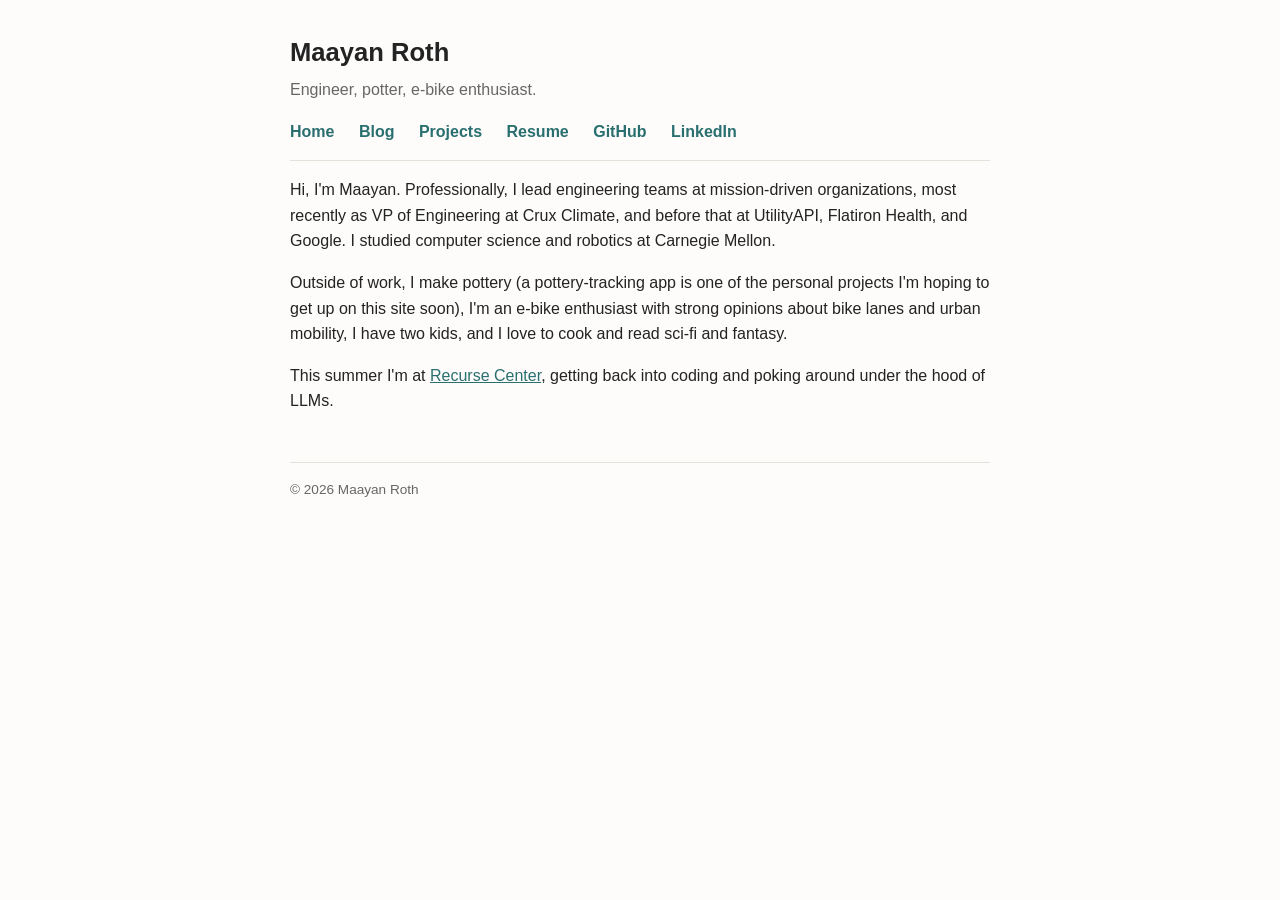
<file: index.html>
<!DOCTYPE html>
<html lang="en">
<head>
  <meta charset="UTF-8">
  <meta name="viewport" content="width=device-width, initial-scale=1.0">
  <title>Maayan Roth</title>
  <link rel="stylesheet" href="style.css">
  <link rel="alternate" type="application/rss+xml" title="Maayan Roth's Blog" href="blog/feed.xml">
</head>
<body>
  <header>
    <h1>Maayan Roth</h1>
    <p class="tagline">Engineer, potter, e-bike enthusiast.</p>
    <nav>
      <a href="index.html">Home</a>
      <a href="blog/index.html">Blog</a>
      <a href="projects/index.html">Projects</a>
      <a href="https://docs.google.com/document/d/e/2PACX-1vRVGLBb42IoLGYDfJnKklJc4GGPV2imDZwQQQ3ELopvCIcWYDeQAP1LuSlzoWjU1A/pub" target="_blank" rel="noopener">Resume</a>
      <a href="https://github.com/maayanroth" target="_blank" rel="noopener">GitHub</a>
      <a href="https://www.linkedin.com/in/maayan-roth-2a855123/" target="_blank" rel="noopener">LinkedIn</a>
    </nav>
  </header>

  <main>
    <p>
      Hi, I'm Maayan. Professionally, I lead engineering teams at mission-driven
      organizations, most recently as VP of Engineering at Crux Climate, and
      before that at UtilityAPI, Flatiron Health, and Google. I studied computer science and robotics at
      Carnegie Mellon.
    </p>
    <p>
      Outside of work, I make pottery (a pottery-tracking app is one of the personal projects
      I'm hoping to get up on this site soon), I'm an e-bike enthusiast with strong opinions
      about bike lanes and urban mobility, I have two kids, and I love to cook and read sci-fi
      and fantasy.
    </p>
    <p>
      This summer I'm at <a href="https://www.recurse.com/" target="_blank" rel="noopener">Recurse Center</a>,
      getting back into coding and poking around under the hood of LLMs. 
    </p>
  </main>

  <footer>
    &copy; <span id="year"></span> Maayan Roth
  </footer>

  <script src="script.js"></script>
  <script async defer src="https://www.recurse-scout.com/loader.js?t=82a35ec9f664744b16c8ff9f64f2a74c"></script>
</body>
</html>
</file>
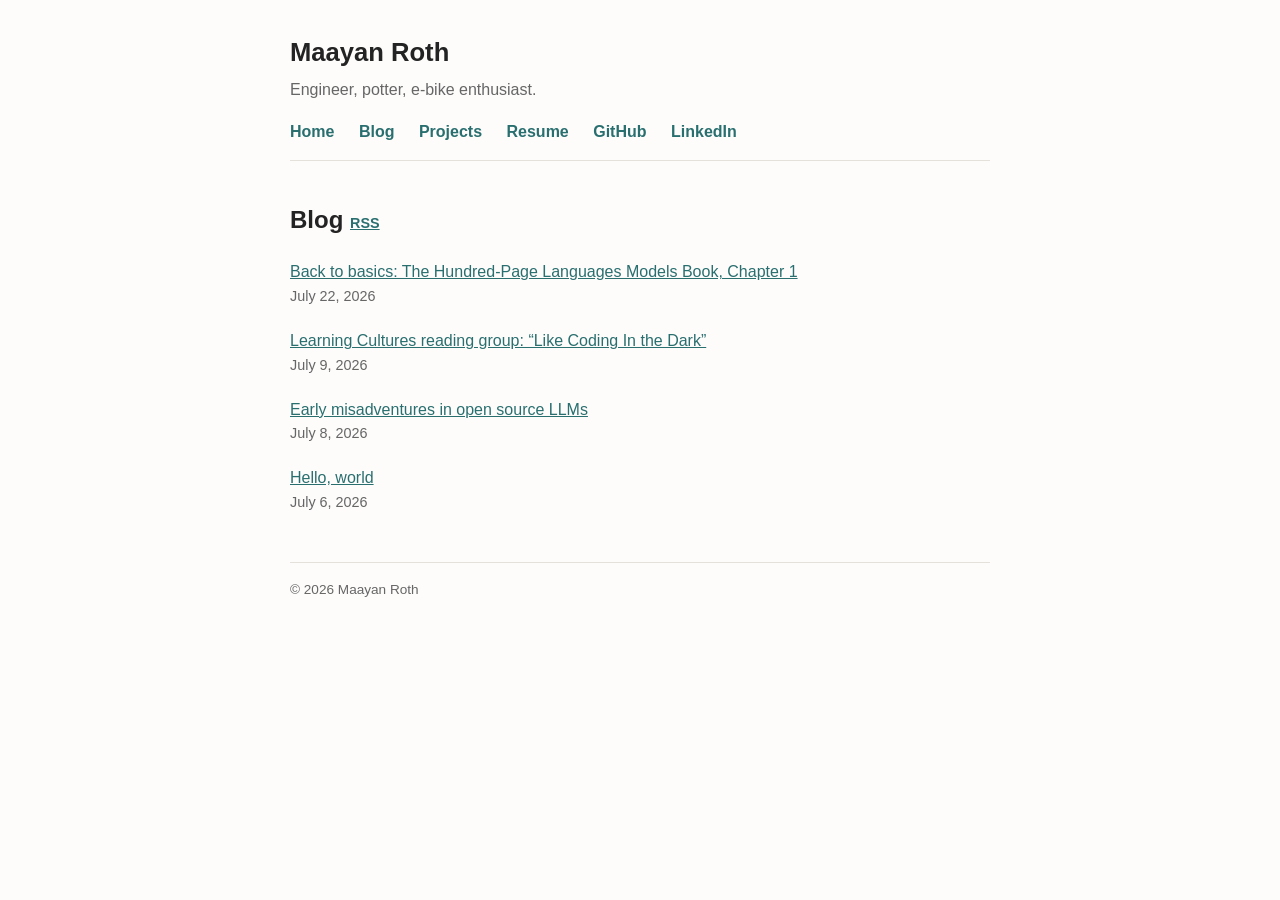
<file: blog/index.html>
<!DOCTYPE html>
<html lang="en">
<head>
  <meta charset="UTF-8">
  <meta name="viewport" content="width=device-width, initial-scale=1.0">
  <title>Blog &middot; Maayan Roth</title>
  <link rel="stylesheet" href="../style.css">
  <link rel="alternate" type="application/rss+xml" title="Maayan Roth's Blog" href="feed.xml">
</head>
<body>
  <header>
    <h1>Maayan Roth</h1>
    <p class="tagline">Engineer, potter, e-bike enthusiast.</p>
    <nav>
      <a href="../index.html">Home</a>
      <a href="index.html">Blog</a>
      <a href="../projects/index.html">Projects</a>
      <a href="https://docs.google.com/document/d/e/2PACX-1vRVGLBb42IoLGYDfJnKklJc4GGPV2imDZwQQQ3ELopvCIcWYDeQAP1LuSlzoWjU1A/pub" target="_blank" rel="noopener">Resume</a>
      <a href="https://github.com/maayanroth" target="_blank" rel="noopener">GitHub</a>
      <a href="https://www.linkedin.com/in/maayan-roth-2a855123/" target="_blank" rel="noopener">LinkedIn</a>
    </nav>
  </header>

  <main>
    <h2>Blog <a href="feed.xml" style="font-size: 0.6em;">RSS</a></h2>
    <ul class="post-list">
      <li>
        <a href="posts/hundred-page-lm-book-chapter-1.html">Back to basics: The Hundred-Page Languages Models Book, Chapter 1</a>
        <span class="post-date">July 22, 2026</span>
      </li>
      <li>
        <a href="posts/coding-in-the-dark.html">Learning Cultures reading group: “Like Coding In the Dark”</a>
        <span class="post-date">July 9, 2026</span>
      </li>
      <li>
        <a href="posts/early-misadventures-in-open-source-llms.html">Early misadventures in open source LLMs</a>
        <span class="post-date">July 8, 2026</span>
      </li>
      <li>
        <a href="posts/hello-world.html">Hello, world</a>
        <span class="post-date">July 6, 2026</span>
      </li>
    </ul>
  </main>

  <footer>
    &copy; <span id="year"></span> Maayan Roth
  </footer>

  <script src="../script.js"></script>
</body>
</html>
</file>
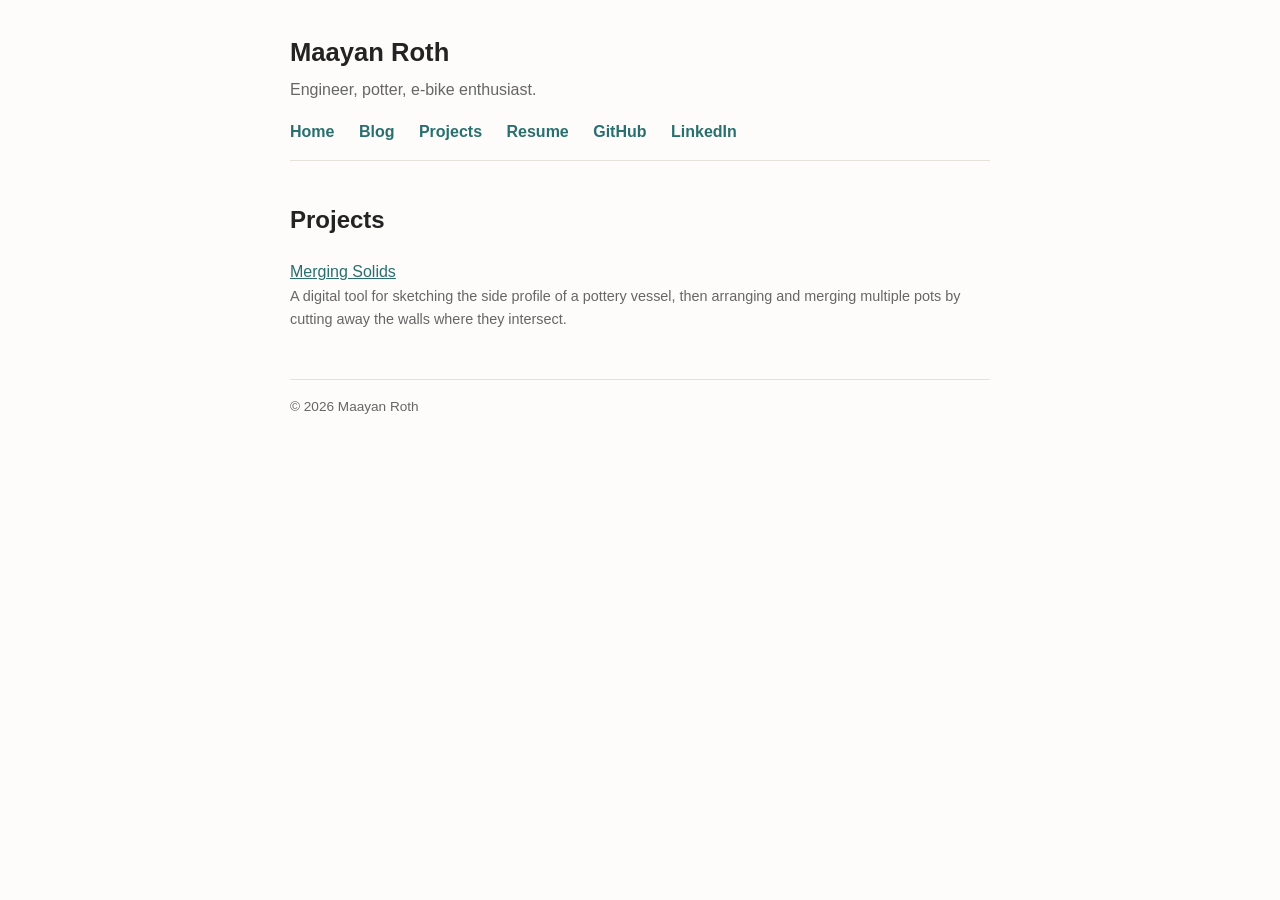
<file: projects/index.html>
<!DOCTYPE html>
<html lang="en">
<head>
  <meta charset="UTF-8">
  <meta name="viewport" content="width=device-width, initial-scale=1.0">
  <title>Projects &middot; Maayan Roth</title>
  <link rel="stylesheet" href="../style.css">
  <link rel="alternate" type="application/rss+xml" title="Maayan Roth's Blog" href="../blog/feed.xml">
</head>
<body>
  <header>
    <h1>Maayan Roth</h1>
    <p class="tagline">Engineer, potter, e-bike enthusiast.</p>
    <nav>
      <a href="../index.html">Home</a>
      <a href="../blog/index.html">Blog</a>
      <a href="index.html">Projects</a>
      <a href="https://docs.google.com/document/d/e/2PACX-1vRVGLBb42IoLGYDfJnKklJc4GGPV2imDZwQQQ3ELopvCIcWYDeQAP1LuSlzoWjU1A/pub" target="_blank" rel="noopener">Resume</a>
      <a href="https://github.com/maayanroth" target="_blank" rel="noopener">GitHub</a>
      <a href="https://www.linkedin.com/in/maayan-roth-2a855123/" target="_blank" rel="noopener">LinkedIn</a>
    </nav>
  </header>

  <main>
    <h2>Projects</h2>
    <ul class="post-list">
      <li>
        <a href="/merging-solids/">Merging Solids</a>
        <span class="post-desc">A digital tool for sketching the side profile of a pottery vessel, then
        arranging and merging multiple pots by cutting away the walls where they intersect.</span>
      </li>
    </ul>
  </main>

  <footer>
    &copy; <span id="year"></span> Maayan Roth
  </footer>

  <script src="../script.js"></script>
</body>
</html>
</file>
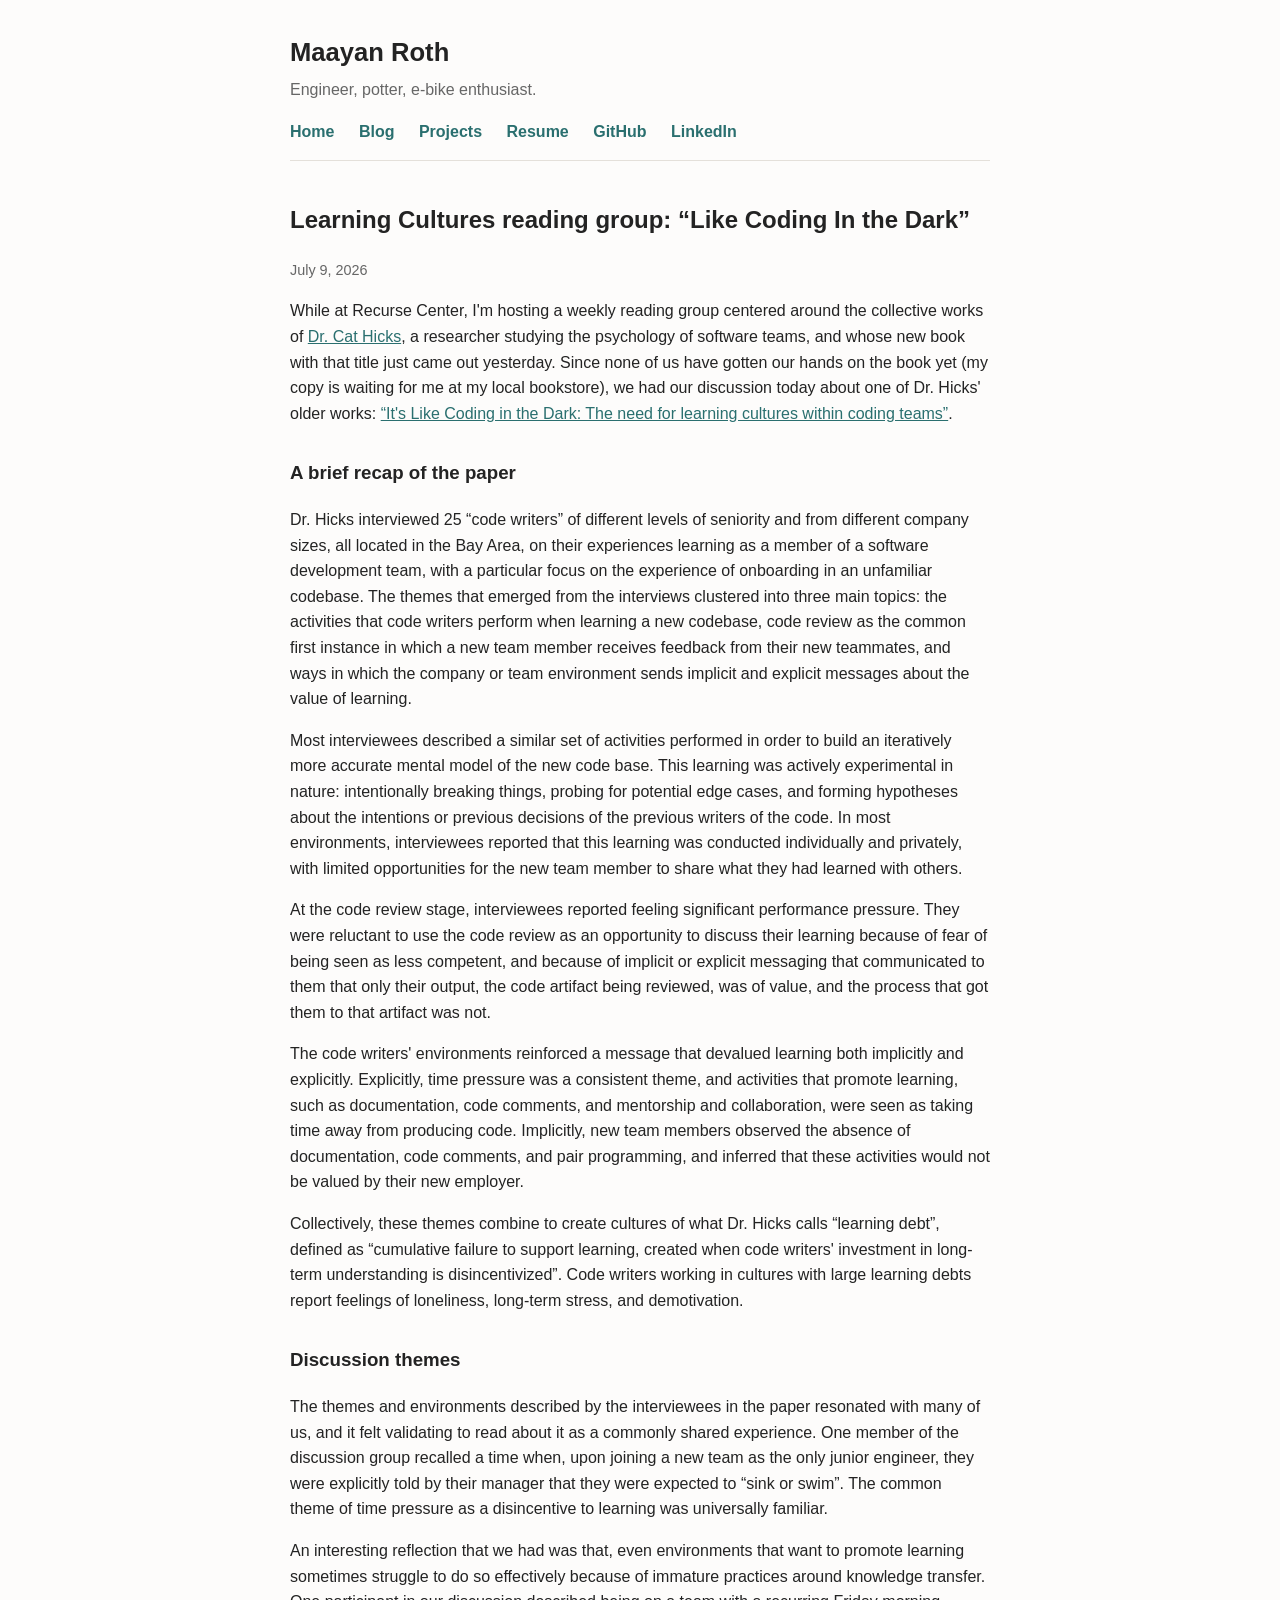
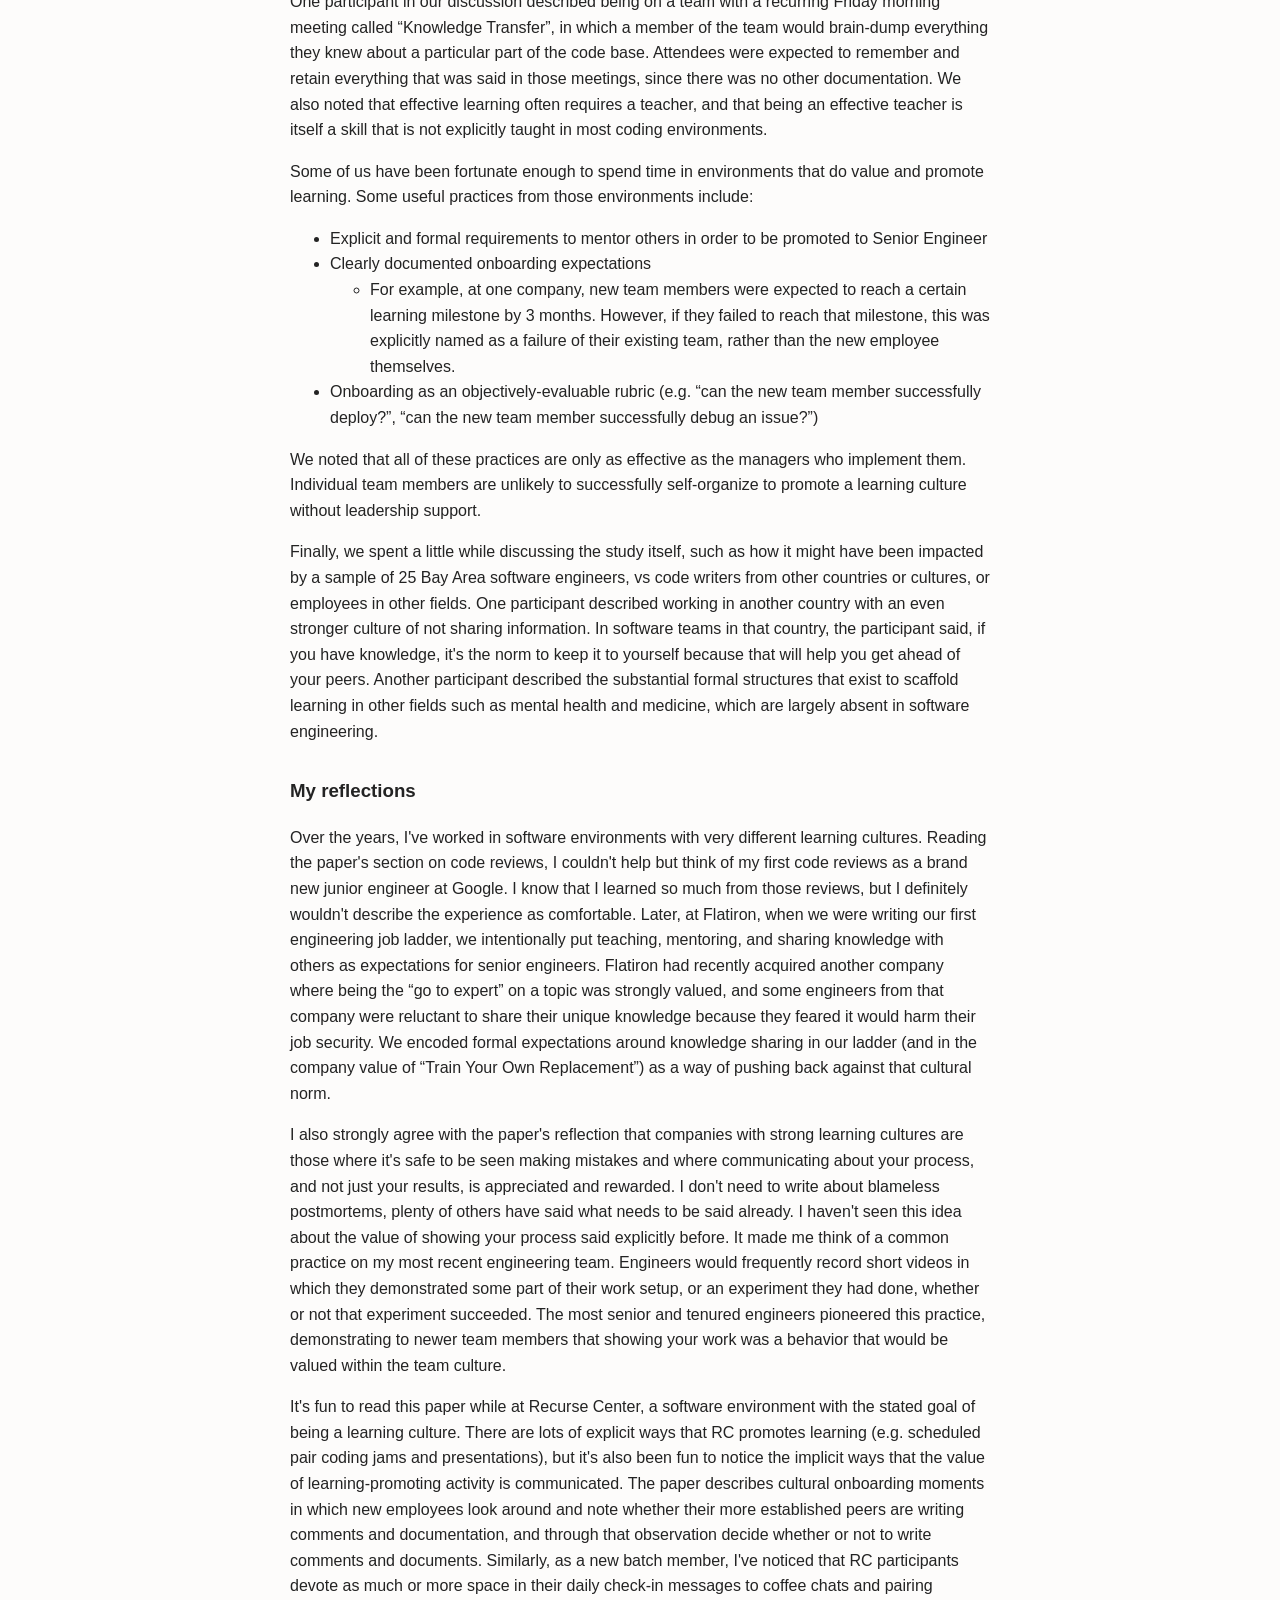
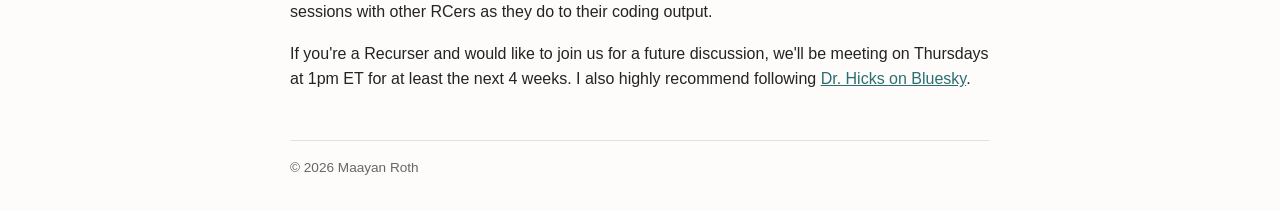
<file: blog/posts/coding-in-the-dark.html>
<!DOCTYPE html>
<html lang="en">
<head>
  <meta charset="UTF-8">
  <meta name="viewport" content="width=device-width, initial-scale=1.0">
  <title>Learning Cultures reading group: “Like Coding In the Dark” &middot; Maayan Roth</title>
  <link rel="stylesheet" href="../../style.css">
</head>
<body>
  <header>
    <h1>Maayan Roth</h1>
    <p class="tagline">Engineer, potter, e-bike enthusiast.</p>
    <nav>
      <a href="../../index.html">Home</a>
      <a href="../index.html">Blog</a>
      <a href="../../projects/index.html">Projects</a>
      <a href="https://docs.google.com/document/d/e/2PACX-1vRVGLBb42IoLGYDfJnKklJc4GGPV2imDZwQQQ3ELopvCIcWYDeQAP1LuSlzoWjU1A/pub" target="_blank" rel="noopener">Resume</a>
      <a href="https://github.com/maayanroth" target="_blank" rel="noopener">GitHub</a>
      <a href="https://www.linkedin.com/in/maayan-roth-2a855123/" target="_blank" rel="noopener">LinkedIn</a>
    </nav>
  </header>

  <main>
    <h2>Learning Cultures reading group: “Like Coding In the Dark”</h2>
    <p class="post-date">July 9, 2026</p>

    <p>
      While at Recurse Center, I'm hosting a weekly reading group centered around the collective
      works of <a href="https://www.drcathicks.com/" target="_blank" rel="noopener">Dr. Cat Hicks</a>,
      a researcher studying the psychology of software teams, and whose new book with that title
      just came out yesterday. Since none of us have gotten our hands on the book yet (my copy is
      waiting for me at my local bookstore), we had our discussion today about one of Dr. Hicks'
      older works:
      <a href="https://osf.io/preprints/psyarxiv/nz8m3_v1" target="_blank" rel="noopener">&ldquo;It's Like Coding in the Dark: The need for learning cultures within coding teams&rdquo;</a>.
    </p>

    <h3>A brief recap of the paper</h3>
    <p>
      Dr. Hicks interviewed 25 &ldquo;code writers&rdquo; of different levels of seniority and from
      different company sizes, all located in the Bay Area, on their experiences learning as a
      member of a software development team, with a particular focus on the experience of
      onboarding in an unfamiliar codebase. The themes that emerged from the interviews clustered
      into three main topics: the activities that code writers perform when learning a new codebase,
      code review as the common first instance in which a new team member receives feedback from
      their new teammates, and ways in which the company or team environment sends implicit and
      explicit messages about the value of learning.
    </p>
    <p>
      Most interviewees described a similar set of activities performed in order to build an
      iteratively more accurate mental model of the new code base. This learning was actively
      experimental in nature: intentionally breaking things, probing for potential edge cases, and
      forming hypotheses about the intentions or previous decisions of the previous writers of the
      code. In most environments, interviewees reported that this learning was conducted individually
      and privately, with limited opportunities for the new team member to share what they had
      learned with others.
    </p>
    <p>
      At the code review stage, interviewees reported feeling significant performance pressure. They
      were reluctant to use the code review as an opportunity to discuss their learning because of
      fear of being seen as less competent, and because of implicit or explicit messaging that
      communicated to them that only their output, the code artifact being reviewed, was of value,
      and the process that got them to that artifact was not.
    </p>
    <p>
      The code writers' environments reinforced a message that devalued learning both implicitly and
      explicitly. Explicitly, time pressure was a consistent theme, and activities that promote
      learning, such as documentation, code comments, and mentorship and collaboration, were seen as
      taking time away from producing code. Implicitly, new team members observed the absence of
      documentation, code comments, and pair programming, and inferred that these activities would
      not be valued by their new employer.
    </p>
    <p>
      Collectively, these themes combine to create cultures of what Dr. Hicks calls &ldquo;learning
      debt&rdquo;, defined as &ldquo;cumulative failure to support learning, created when code
      writers' investment in long-term understanding is disincentivized&rdquo;. Code writers working
      in cultures with large learning debts report feelings of loneliness, long-term stress, and
      demotivation.
    </p>

    <h3>Discussion themes</h3>
    <p>
      The themes and environments described by the interviewees in the paper resonated with many of
      us, and it felt validating to read about it as a commonly shared experience. One member of the
      discussion group recalled a time when, upon joining a new team as the only junior engineer,
      they were explicitly told by their manager that they were expected to &ldquo;sink or
      swim&rdquo;. The common theme of time pressure as a disincentive to learning was universally
      familiar.
    </p>
    <p>
      An interesting reflection that we had was that, even environments that want to promote learning
      sometimes struggle to do so effectively because of immature practices around knowledge transfer.
      One participant in our discussion described being on a team with a recurring Friday morning
      meeting called &ldquo;Knowledge Transfer&rdquo;, in which a member of the team would brain-dump
      everything they knew about a particular part of the code base. Attendees were expected to
      remember and retain everything that was said in those meetings, since there was no other
      documentation. We also noted that effective learning often requires a teacher, and that being
      an effective teacher is itself a skill that is not explicitly taught in most coding environments.
    </p>
    <p>
      Some of us have been fortunate enough to spend time in environments that do value and promote
      learning. Some useful practices from those environments include:
    </p>
    <ul>
      <li>Explicit and formal requirements to mentor others in order to be promoted to Senior Engineer</li>
      <li>
        Clearly documented onboarding expectations
        <ul>
          <li>
            For example, at one company, new team members were expected to reach a certain learning
            milestone by 3 months. However, if they failed to reach that milestone, this was
            explicitly named as a failure of their existing team, rather than the new employee
            themselves.
          </li>
        </ul>
      </li>
      <li>
        Onboarding as an objectively-evaluable rubric (e.g. &ldquo;can the new team member
        successfully deploy?&rdquo;, &ldquo;can the new team member successfully debug an issue?&rdquo;)
      </li>
    </ul>
    <p>
      We noted that all of these practices are only as effective as the managers who implement them.
      Individual team members are unlikely to successfully self-organize to promote a learning
      culture without leadership support.
    </p>
    <p>
      Finally, we spent a little while discussing the study itself, such as how it might have been
      impacted by a sample of 25 Bay Area software engineers, vs code writers from other countries or
      cultures, or employees in other fields. One participant described working in another country
      with an even stronger culture of not sharing information. In software teams in that country, the
      participant said, if you have knowledge, it's the norm to keep it to yourself because that will
      help you get ahead of your peers. Another participant described the substantial formal
      structures that exist to scaffold learning in other fields such as mental health and medicine,
      which are largely absent in software engineering.
    </p>

    <h3>My reflections</h3>
    <p>
      Over the years, I've worked in software environments with very different learning cultures.
      Reading the paper's section on code reviews, I couldn't help but think of my first code reviews
      as a brand new junior engineer at Google. I know that I learned so much from those reviews, but
      I definitely wouldn't describe the experience as comfortable. Later, at Flatiron, when we were
      writing our first engineering job ladder, we intentionally put teaching, mentoring, and sharing
      knowledge with others as expectations for senior engineers. Flatiron had recently acquired
      another company where being the &ldquo;go to expert&rdquo; on a topic was strongly valued, and
      some engineers from that company were reluctant to share their unique knowledge because they
      feared it would harm their job security. We encoded formal expectations around knowledge sharing
      in our ladder (and in the company value of &ldquo;Train Your Own Replacement&rdquo;) as a way of
      pushing back against that cultural norm.
    </p>
    <p>
      I also strongly agree with the paper's reflection that companies with strong learning cultures
      are those where it's safe to be seen making mistakes and where communicating about your process,
      and not just your results, is appreciated and rewarded. I don't need to write about blameless
      postmortems, plenty of others have said what needs to be said already. I haven't seen this idea
      about the value of showing your process said explicitly before. It made me think of a common
      practice on my most recent engineering team. Engineers would frequently record short videos in
      which they demonstrated some part of their work setup, or an experiment they had done, whether
      or not that experiment succeeded. The most senior and tenured engineers pioneered this practice,
      demonstrating to newer team members that showing your work was a behavior that would be valued
      within the team culture.
    </p>
    <p>
      It's fun to read this paper while at Recurse Center, a software environment with the stated goal
      of being a learning culture. There are lots of explicit ways that RC promotes learning (e.g.
      scheduled pair coding jams and presentations), but it's also been fun to notice the implicit
      ways that the value of learning-promoting activity is communicated. The paper describes cultural
      onboarding moments in which new employees look around and note whether their more established
      peers are writing comments and documentation, and through that observation decide whether or not
      to write comments and documents. Similarly, as a new batch member, I've noticed that RC
      participants devote as much or more space in their daily check-in messages to coffee chats and
      pairing sessions with other RCers as they do to their coding output.
    </p>
    <p>
      If you're a Recurser and would like to join us for a future discussion, we'll be meeting on
      Thursdays at 1pm ET for at least the next 4 weeks. I also highly recommend following
      <a href="https://bsky.app/profile/grimalkina.bsky.social" target="_blank" rel="noopener">Dr. Hicks on Bluesky</a>.
    </p>
  </main>

  <footer>
    &copy; <span id="year"></span> Maayan Roth
  </footer>

  <script src="../../script.js"></script>
</body>
</html>
</file>
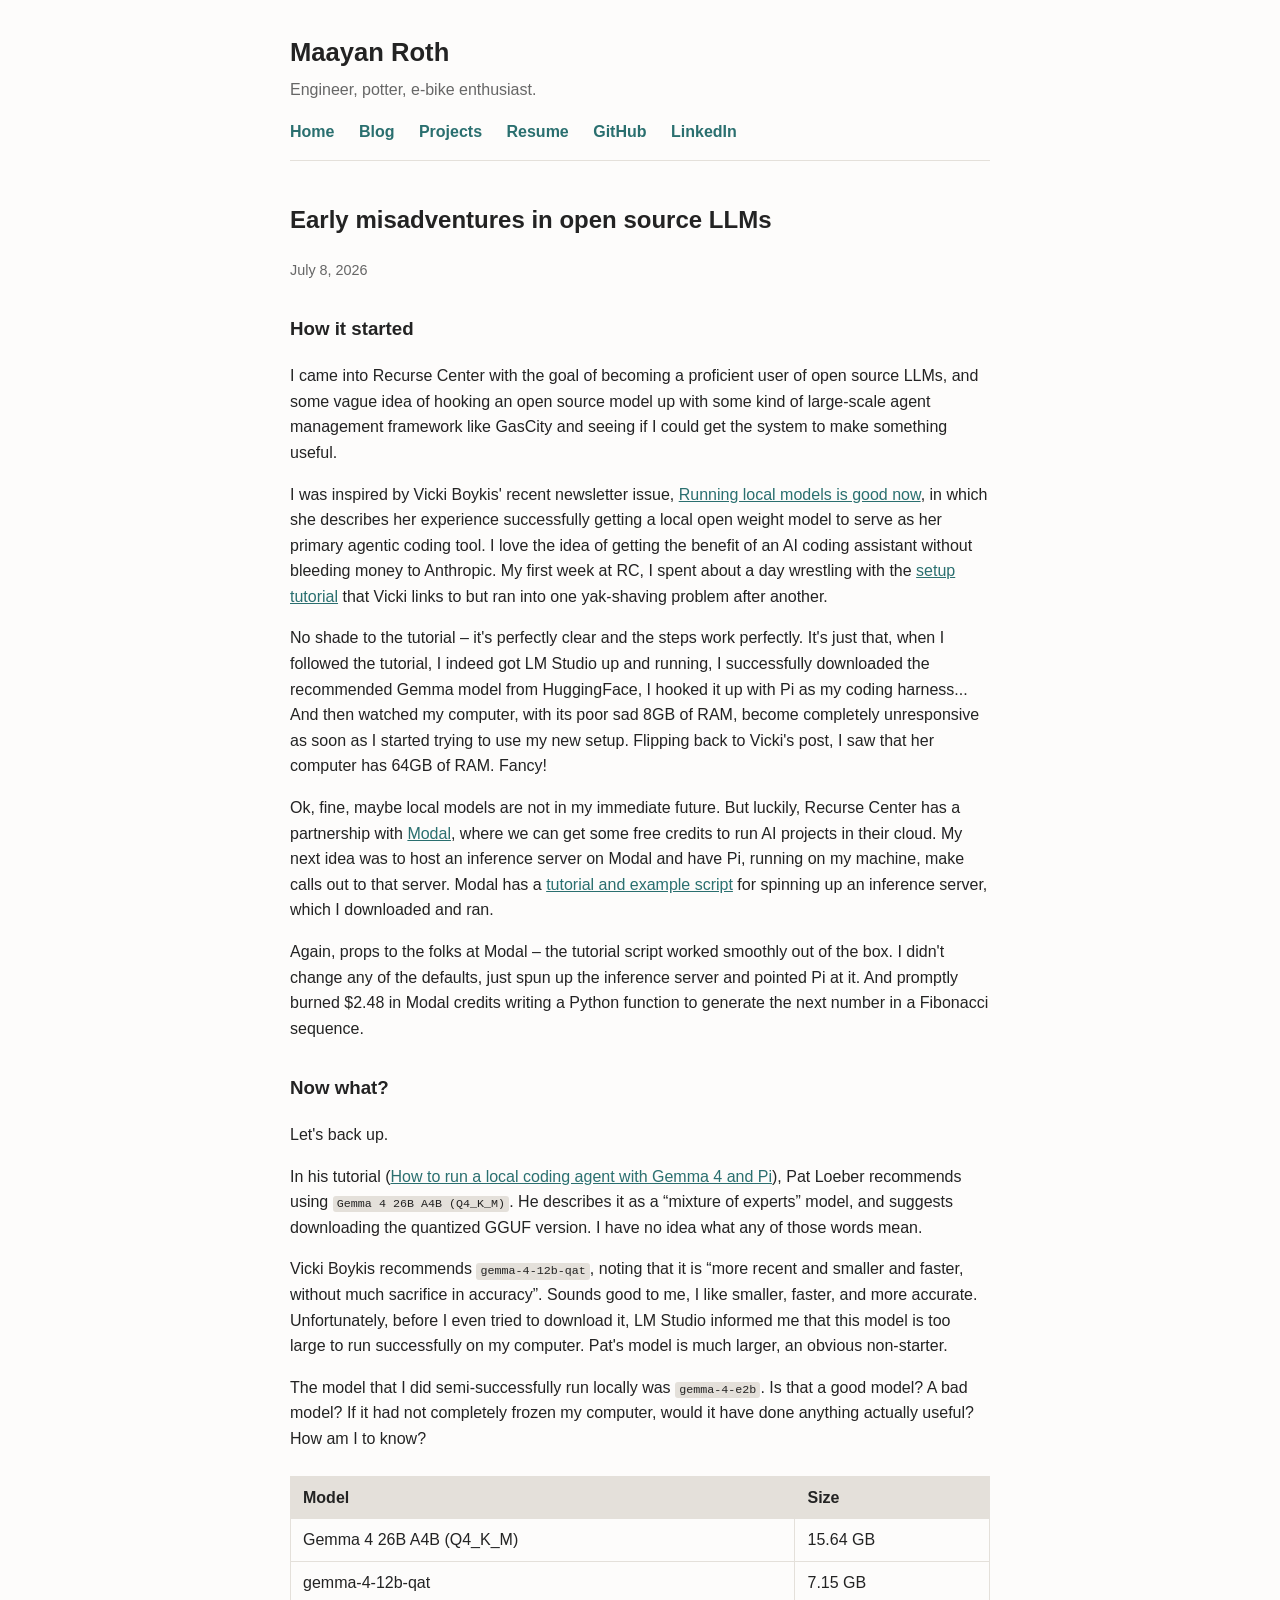
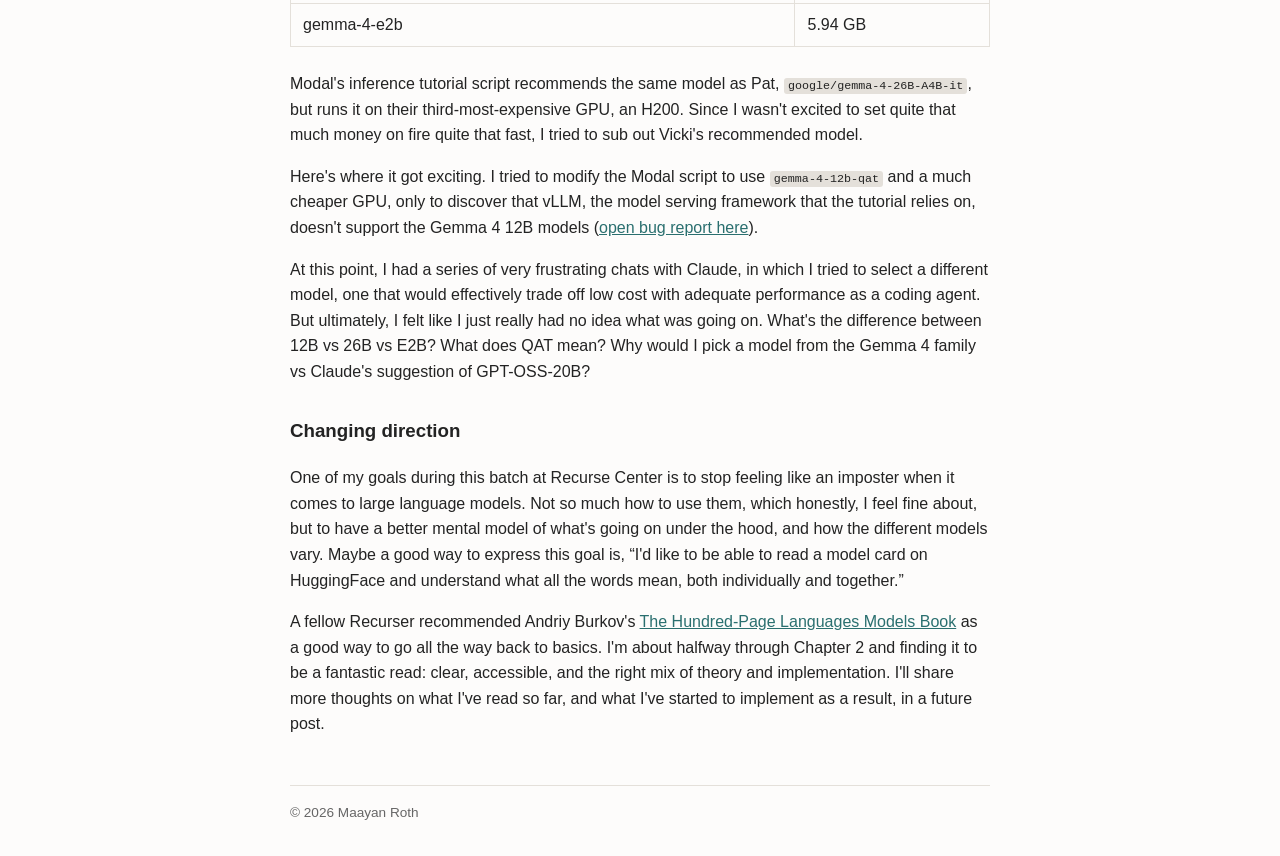
<file: blog/posts/early-misadventures-in-open-source-llms.html>
<!DOCTYPE html>
<html lang="en">
<head>
  <meta charset="UTF-8">
  <meta name="viewport" content="width=device-width, initial-scale=1.0">
  <title>Early misadventures in open source LLMs &middot; Maayan Roth</title>
  <link rel="stylesheet" href="../../style.css">
</head>
<body>
  <header>
    <h1>Maayan Roth</h1>
    <p class="tagline">Engineer, potter, e-bike enthusiast.</p>
    <nav>
      <a href="../../index.html">Home</a>
      <a href="../index.html">Blog</a>
      <a href="../../projects/index.html">Projects</a>
      <a href="https://docs.google.com/document/d/e/2PACX-1vRVGLBb42IoLGYDfJnKklJc4GGPV2imDZwQQQ3ELopvCIcWYDeQAP1LuSlzoWjU1A/pub" target="_blank" rel="noopener">Resume</a>
      <a href="https://github.com/maayanroth" target="_blank" rel="noopener">GitHub</a>
      <a href="https://www.linkedin.com/in/maayan-roth-2a855123/" target="_blank" rel="noopener">LinkedIn</a>
    </nav>
  </header>

  <main>
    <h2>Early misadventures in open source LLMs</h2>
    <p class="post-date">July 8, 2026</p>

    <h3>How it started</h3>
    <p>
      I came into Recurse Center with the goal of becoming a proficient user of open source
      LLMs, and some vague idea of hooking an open source model up with some kind of
      large-scale agent management framework like GasCity and seeing if I could get the
      system to make something useful.
    </p>
    <p>
      I was inspired by Vicki Boykis' recent newsletter issue,
      <a href="https://newsletter.vickiboykis.com/archive/running-local-models-is-good-now/" target="_blank" rel="noopener">Running local models is good now</a>,
      in which she describes her experience successfully getting a local open weight model to
      serve as her primary agentic coding tool. I love the idea of getting the benefit of an
      AI coding assistant without bleeding money to Anthropic. My first week at RC, I spent about a day wrestling
      with the
      <a href="https://patloeber.com/gemma-4-pi-agent/" target="_blank" rel="noopener">setup tutorial</a>
      that Vicki links to but ran into one yak-shaving problem after another.
    </p>
    <p>
      No shade to the tutorial &ndash; it's perfectly clear and the steps work perfectly. It's
      just that, when I followed the tutorial, I indeed got LM Studio up and running, I
      successfully downloaded the recommended Gemma model from HuggingFace, I hooked it up
      with Pi as my coding harness... And then watched my computer, with its poor sad 8GB of
      RAM, become completely unresponsive as soon as I started trying to use my new setup. Flipping
      back to Vicki's post, I saw that her computer has 64GB of RAM. Fancy!
    </p>
    <p>
      Ok, fine, maybe local models are not in my immediate future. But luckily, Recurse Center
      has a partnership with
      <a href="https://modal.com/" target="_blank" rel="noopener">Modal</a>, where we can get
      some free credits to run AI projects in their cloud. My next idea was to host an
      inference server on Modal and have Pi, running on my machine, make calls out to that
      server. Modal has a
      <a href="https://modal.com/docs/examples/vllm_inference" target="_blank" rel="noopener">tutorial and example script</a>
      for spinning up an inference server, which I downloaded and ran.
    </p>
    <p>
      Again, props to the folks at Modal &ndash; the tutorial script worked smoothly out of
      the box. I didn't change any of the defaults, just spun up the inference server and
      pointed Pi at it. And promptly burned $2.48 in Modal credits writing a Python function
      to generate the next number in a Fibonacci sequence.
    </p>

    <h3>Now what?</h3>
    <p>Let's back up.</p>
    <p>
      In his tutorial
      (<a href="https://patloeber.com/gemma-4-pi-agent/" target="_blank" rel="noopener">How to run a local coding agent with Gemma 4 and Pi</a>),
      Pat Loeber recommends using <code>Gemma 4 26B A4B (Q4_K_M)</code>. He describes it as a
      &ldquo;mixture of experts&rdquo; model, and suggests downloading the quantized GGUF
      version. I have no idea what any of those words mean.
    </p>
    <p>
      Vicki Boykis recommends <code>gemma-4-12b-qat</code>, noting that it is &ldquo;more
      recent and smaller and faster, without much sacrifice in accuracy&rdquo;. Sounds good to
      me, I like smaller, faster, and more accurate. Unfortunately, before I even tried to
      download it, LM Studio informed me that this model is too large to run successfully on
      my computer. Pat's model is much larger, an obvious non-starter.
    </p>
    <p>The model that I did semi-successfully run locally was <code>gemma-4-e2b</code>. Is that a good model?
    A bad model? If it had not completely frozen my computer, would it have done anything actually 
  useful? How am I to know?</p>

    <table>
      <thead>
        <tr>
          <th>Model</th>
          <th>Size</th>
        </tr>
      </thead>
      <tbody>
        <tr>
          <td>Gemma 4 26B A4B (Q4_K_M)</td>
          <td>15.64 GB</td>
        </tr>
        <tr>
          <td>gemma-4-12b-qat</td>
          <td>7.15 GB</td>
        </tr>
        <tr>
          <td>gemma-4-e2b</td>
          <td>5.94 GB</td>
        </tr>
      </tbody>
    </table>

    <p>
      Modal's inference tutorial script recommends the same model as Pat,
      <code>google/gemma-4-26B-A4B-it</code>, but runs it on their third-most-expensive GPU,
      an H200. Since I wasn't excited to set quite that much money on fire quite that fast, I
      tried to sub out Vicki's recommended model.
    </p>
    <p>
      Here's where it got exciting. I tried to modify the Modal script to use
      <code>gemma-4-12b-qat</code> and a much cheaper GPU, only to discover that vLLM, the
      model serving framework that the tutorial relies on, doesn't support the Gemma 4 12B
      models
      (<a href="https://github.com/vllm-project/vllm/issues/44494" target="_blank" rel="noopener">open bug report here</a>).
    </p>
    <p>
      At this point, I had a series of very frustrating chats with Claude, in which I tried to
      select a different model, one that would effectively trade off low cost with adequate
      performance as a coding agent. But ultimately, I felt like I just really had no idea what
      was going on. What's the difference between 12B vs 26B vs E2B? What does QAT mean? Why
      would I pick a model from the Gemma 4 family vs Claude's suggestion of GPT-OSS-20B?
    </p>

    <h3>Changing direction</h3>
    <p>
      One of my goals during this batch at Recurse Center is to stop feeling like an imposter
      when it comes to large language models. Not so much how to use them, which honestly, I
      feel fine about, but to have a better mental model of what's going on under the hood,
      and how the different models vary. Maybe a good way to express this goal is, &ldquo;I'd
      like to be able to read a model card on HuggingFace and understand what all the words
      mean, both individually and together.&rdquo;
    </p>
    <p>
      A fellow Recurser recommended Andriy Burkov's
      <a href="https://www.thelmbook.com/" target="_blank" rel="noopener">The Hundred-Page Languages Models Book</a>
      as a good way to go all the way back to basics. I'm about halfway through Chapter 2 and
      finding it to be a fantastic read: clear, accessible, and the right mix of theory and
      implementation. I'll share more thoughts on what I've read so far, and what I've started
      to implement as a result, in a future post.
    </p>
  </main>

  <footer>
    &copy; <span id="year"></span> Maayan Roth
  </footer>

  <script src="../../script.js"></script>
</body>
</html>
</file>
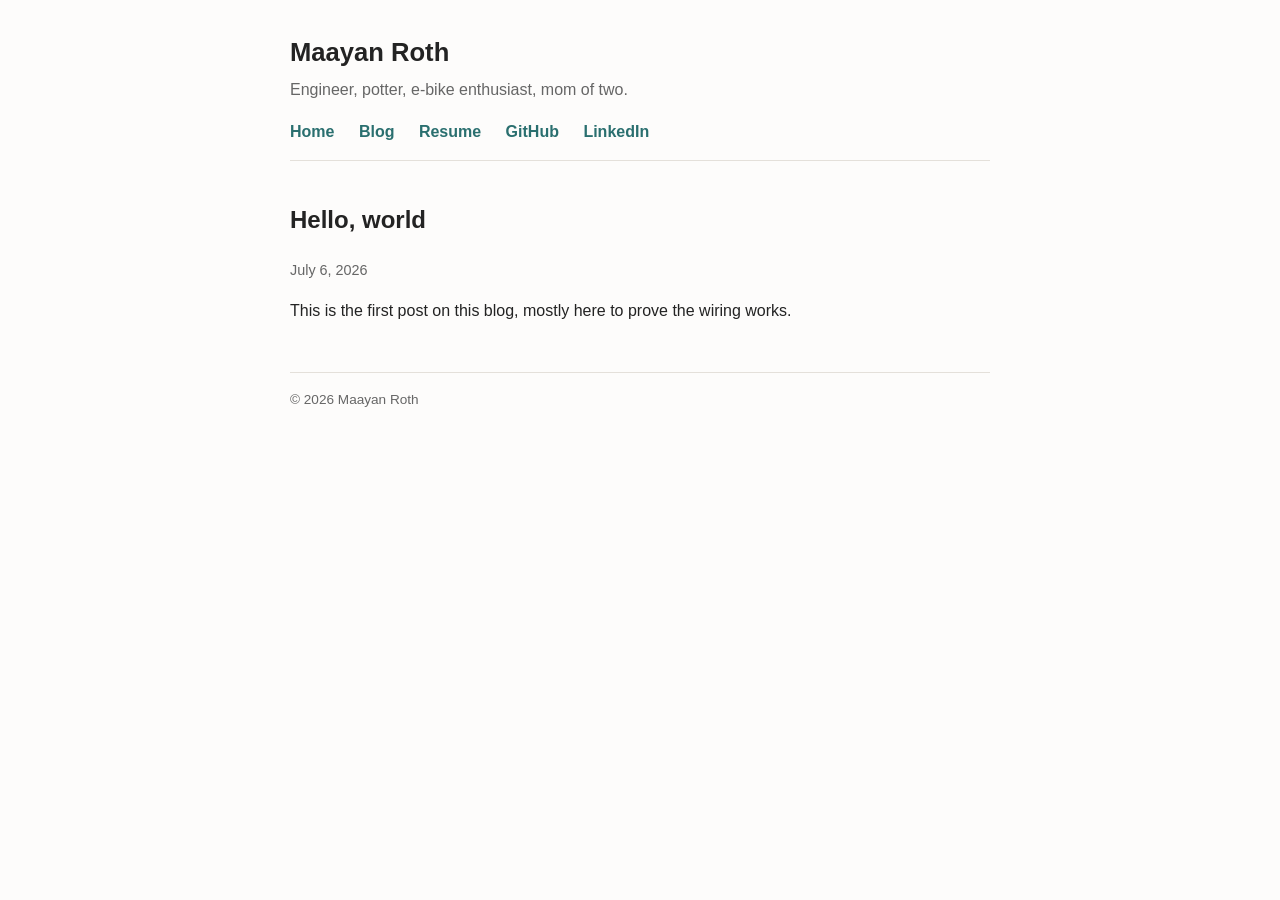
<file: blog/posts/hello-world.html>
<!DOCTYPE html>
<html lang="en">
<head>
  <meta charset="UTF-8">
  <meta name="viewport" content="width=device-width, initial-scale=1.0">
  <title>Hello, world &middot; Maayan Roth</title>
  <link rel="stylesheet" href="../../style.css">
</head>
<body>
  <header>
    <h1>Maayan Roth</h1>
    <p class="tagline">Engineer, potter, e-bike enthusiast, mom of two.</p>
    <nav>
      <a href="../../index.html">Home</a>
      <a href="../index.html">Blog</a>
      <a href="https://docs.google.com/document/d/e/2PACX-1vRVGLBb42IoLGYDfJnKklJc4GGPV2imDZwQQQ3ELopvCIcWYDeQAP1LuSlzoWjU1A/pub" target="_blank" rel="noopener">Resume</a>
      <a href="https://github.com/maayanroth" target="_blank" rel="noopener">GitHub</a>
      <a href="https://www.linkedin.com/in/maayan-roth-2a855123/" target="_blank" rel="noopener">LinkedIn</a>
    </nav>
  </header>

  <main>
    <h2>Hello, world</h2>
    <p class="post-date">July 6, 2026</p>

    <p>
      This is the first post on this blog, mostly here to prove the wiring works. 
    </p>
  </main>

  <footer>
    &copy; <span id="year"></span> Maayan Roth
  </footer>

  <script src="../../script.js"></script>
</body>
</html>
</file>
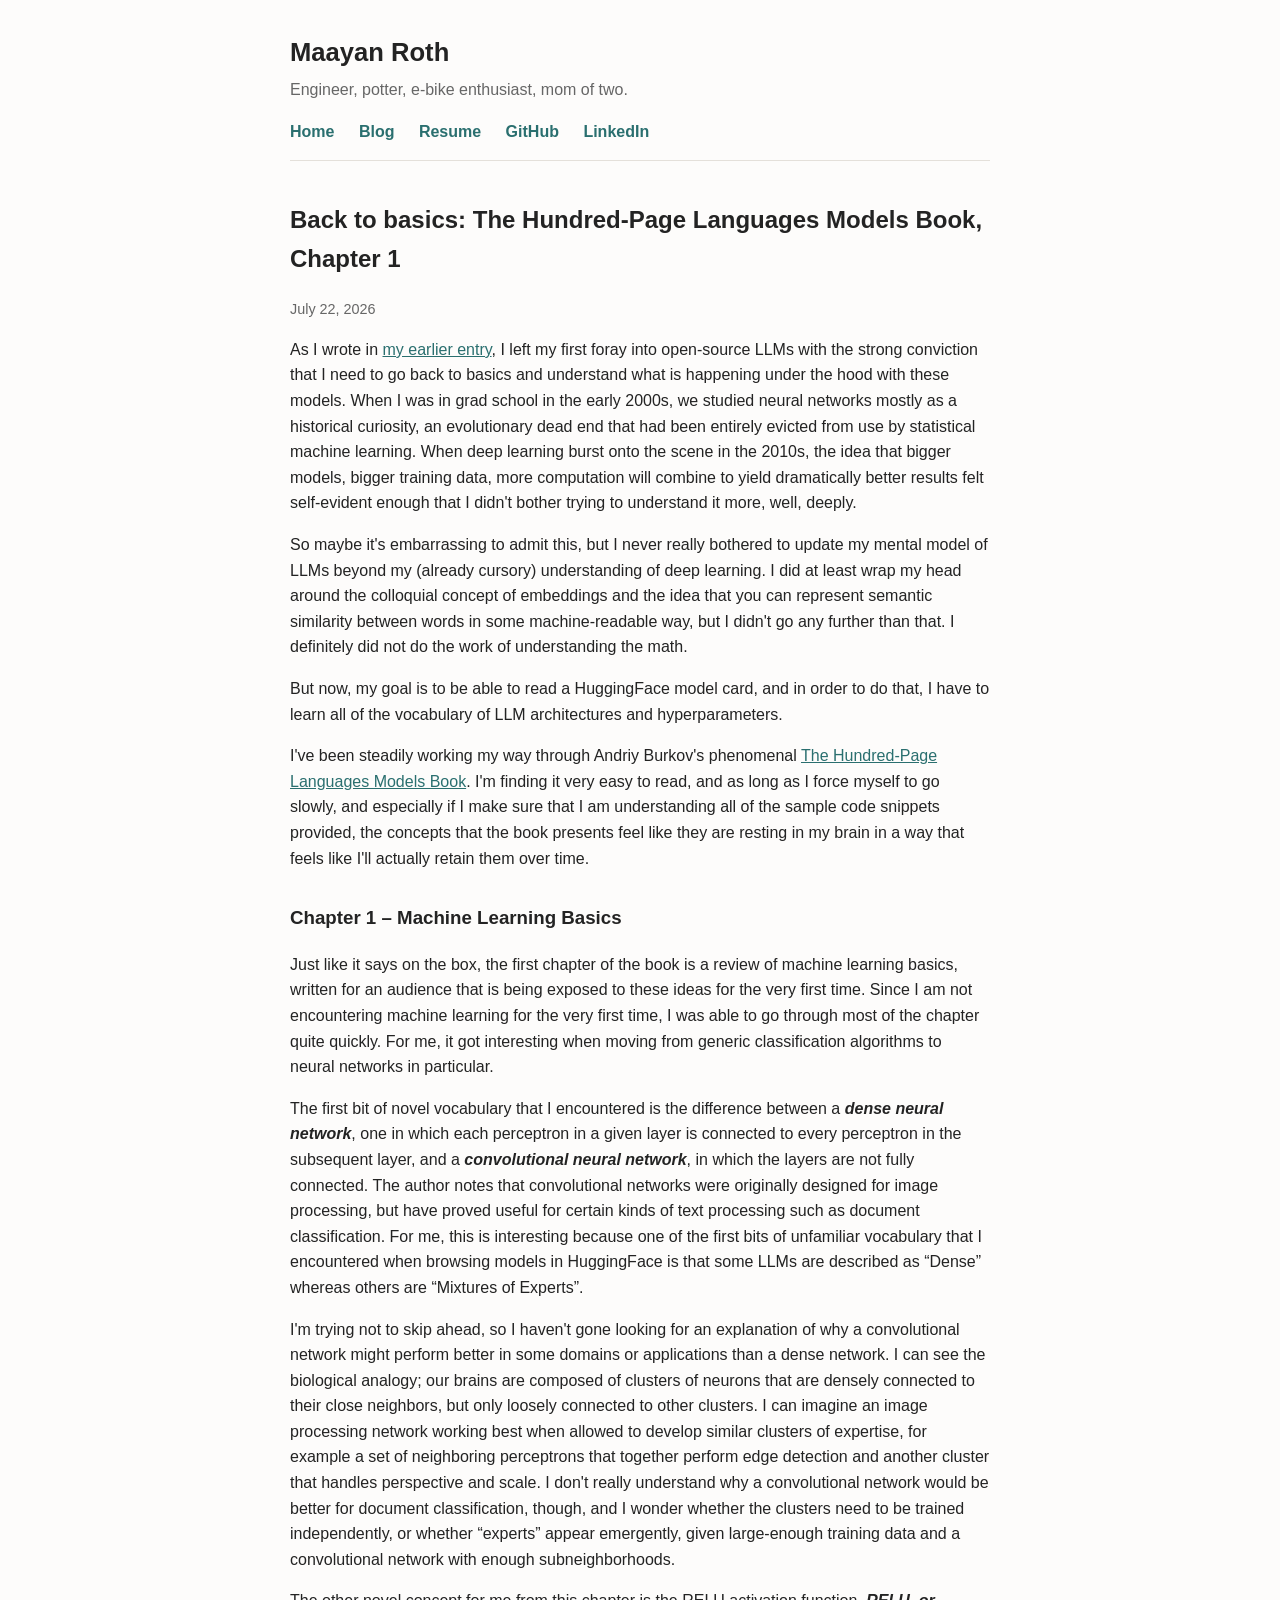
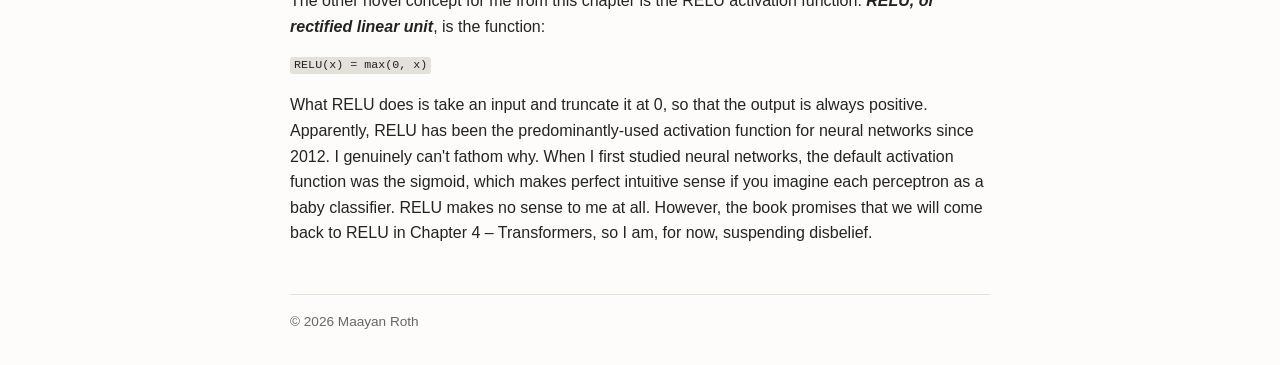
<file: blog/posts/hundred-page-lm-book-chapter-1.html>
<!DOCTYPE html>
<html lang="en">
<head>
  <meta charset="UTF-8">
  <meta name="viewport" content="width=device-width, initial-scale=1.0">
  <title>Back to basics: The Hundred-Page Languages Models Book, Chapter 1 &middot; Maayan Roth</title>
  <link rel="stylesheet" href="../../style.css">
</head>
<body>
  <header>
    <h1>Maayan Roth</h1>
    <p class="tagline">Engineer, potter, e-bike enthusiast, mom of two.</p>
    <nav>
      <a href="../../index.html">Home</a>
      <a href="../index.html">Blog</a>
      <a href="https://docs.google.com/document/d/e/2PACX-1vRVGLBb42IoLGYDfJnKklJc4GGPV2imDZwQQQ3ELopvCIcWYDeQAP1LuSlzoWjU1A/pub" target="_blank" rel="noopener">Resume</a>
      <a href="https://github.com/maayanroth" target="_blank" rel="noopener">GitHub</a>
      <a href="https://www.linkedin.com/in/maayan-roth-2a855123/" target="_blank" rel="noopener">LinkedIn</a>
    </nav>
  </header>

  <main>
    <h2>Back to basics: The Hundred-Page Languages Models Book, Chapter 1</h2>
    <p class="post-date">July 22, 2026</p>

    <p>
      As I wrote in
      <a href="https://www.maayanroth.com/blog/posts/early-misadventures-in-open-source-llms.html">my earlier entry</a>,
      I left my first foray into open-source LLMs with the strong conviction that I need to go back
      to basics and understand what is happening under the hood with these models. When I was in grad
      school in the early 2000s, we studied neural networks mostly as a historical curiosity, an
      evolutionary dead end that had been entirely evicted from use by statistical machine learning.
      When deep learning burst onto the scene in the 2010s, the idea that bigger models, bigger
      training data, more computation will combine to yield dramatically better results felt
      self-evident enough that I didn't bother trying to understand it more, well, deeply.
    </p>
    <p>
      So maybe it's embarrassing to admit this, but I never really bothered to update my mental model
      of LLMs beyond my (already cursory) understanding of deep learning. I did at least wrap my head
      around the colloquial concept of embeddings and the idea that you can represent semantic
      similarity between words in some machine-readable way, but I didn't go any further than that. I
      definitely did not do the work of understanding the math.
    </p>
    <p>
      But now, my goal is to be able to read a HuggingFace model card, and in order to do that, I have
      to learn all of the vocabulary of LLM architectures and hyperparameters.
    </p>
    <p>
      I've been steadily working my way through Andriy Burkov's phenomenal
      <a href="https://www.thelmbook.com/" target="_blank" rel="noopener">The Hundred-Page Languages Models Book</a>.
      I'm finding it very easy to read, and as long as I force myself to go slowly, and especially if
      I make sure that I am understanding all of the sample code snippets provided, the concepts that
      the book presents feel like they are resting in my brain in a way that feels like I'll actually
      retain them over time.
    </p>

    <h3>Chapter 1 &ndash; Machine Learning Basics</h3>
    <p>
      Just like it says on the box, the first chapter of the book is a review of machine learning
      basics, written for an audience that is being exposed to these ideas for the very first time.
      Since I am not encountering machine learning for the very first time, I was able to go through
      most of the chapter quite quickly. For me, it got interesting when moving from generic
      classification algorithms to neural networks in particular.
    </p>
    <p>
      The first bit of novel vocabulary that I encountered is the difference between a
      <strong><em>dense neural network</em></strong>, one in which each perceptron in a given layer is
      connected to every perceptron in the subsequent layer, and a
      <strong><em>convolutional neural network</em></strong>, in which the layers are not fully
      connected. The author notes that convolutional networks were originally designed for image
      processing, but have proved useful for certain kinds of text processing such as document
      classification. For me, this is interesting because one of the first bits of unfamiliar
      vocabulary that I encountered when browsing models in HuggingFace is that some LLMs are
      described as &ldquo;Dense&rdquo; whereas others are &ldquo;Mixtures of Experts&rdquo;.
    </p>
    <p>
      I'm trying not to skip ahead, so I haven't gone looking for an explanation of why a convolutional
      network might perform better in some domains or applications than a dense network. I can see the
      biological analogy; our brains are composed of clusters of neurons that are densely connected to
      their close neighbors, but only loosely connected to other clusters. I can imagine an image
      processing network working best when allowed to develop similar clusters of expertise, for
      example a set of neighboring perceptrons that together perform edge detection and another cluster
      that handles perspective and scale. I don't really understand why a convolutional network would
      be better for document classification, though, and I wonder whether the clusters need to be
      trained independently, or whether &ldquo;experts&rdquo; appear emergently, given large-enough
      training data and a convolutional network with enough subneighborhoods.
    </p>
    <p>
      The other novel concept for me from this chapter is the RELU activation function.
      <strong><em>RELU, or rectified linear unit</em></strong>, is the function:
    </p>
    <pre><code>RELU(x) = max(0, x)</code></pre>
    <p>
      What RELU does is take an input and truncate it at 0, so that the output is always positive.
      Apparently, RELU has been the predominantly-used activation function for neural networks since
      2012. I genuinely can't fathom why. When I first studied neural networks, the default activation
      function was the sigmoid, which makes perfect intuitive sense if you imagine each perceptron as
      a baby classifier. RELU makes no sense to me at all. However, the book promises that we will
      come back to RELU in Chapter 4 &ndash; Transformers, so I am, for now, suspending disbelief.
    </p>
  </main>

  <footer>
    &copy; <span id="year"></span> Maayan Roth
  </footer>

  <script src="../../script.js"></script>
</body>
</html>
</file>
<file: style.css>
:root {
  --bg: #fdfcfb;
  --text: #232323;
  --muted: #666;
  --accent: #2a6f6f;
  --border: #e4e0da;
  --max-width: 700px;
}

* {
  box-sizing: border-box;
}

body {
  margin: 0;
  padding: 0 1.5rem;
  background: var(--bg);
  color: var(--text);
  font-family: -apple-system, BlinkMacSystemFont, "Segoe UI", Helvetica, Arial, sans-serif;
  line-height: 1.6;
}

main {
  max-width: var(--max-width);
  margin: 0 auto;
}

header {
  max-width: var(--max-width);
  margin: 0 auto;
  padding: 2rem 0 1rem;
  border-bottom: 1px solid var(--border);
}

header h1 {
  margin: 0 0 0.25rem;
  font-size: 1.6rem;
}

header p.tagline {
  margin: 0 0 1rem;
  color: var(--muted);
}

nav a {
  margin-right: 1.25rem;
  color: var(--accent);
  text-decoration: none;
  font-weight: 600;
}

nav a:hover {
  text-decoration: underline;
}

a {
  color: var(--accent);
}

h2 {
  margin-top: 2.5rem;
}

.post-list {
  list-style: none;
  padding: 0;
}

.post-list li {
  margin-bottom: 1.25rem;
}

.post-date {
  color: var(--muted);
  font-size: 0.9rem;
  display: block;
}

.post-desc {
  color: var(--muted);
  font-size: 0.9rem;
  display: block;
}

h3 {
  margin-top: 2rem;
}

code {
  background: var(--border);
  padding: 0.1em 0.35em;
  border-radius: 3px;
  font-size: 0.9em;
}

table {
  border-collapse: collapse;
  margin: 1.5rem 0;
  width: 100%;
}

th,
td {
  border: 1px solid var(--border);
  padding: 0.5rem 0.75rem;
  text-align: left;
}

th {
  background: var(--border);
}

footer {
  max-width: var(--max-width);
  margin: 3rem auto 2rem;
  padding-top: 1rem;
  border-top: 1px solid var(--border);
  color: var(--muted);
  font-size: 0.85rem;
}

div.rc-scout {
  max-width: var(--max-width);
  margin: 0 auto 2rem;
  color: var(--muted);
  font-size: 0.85rem;
  text-align: center;
}
</file>
